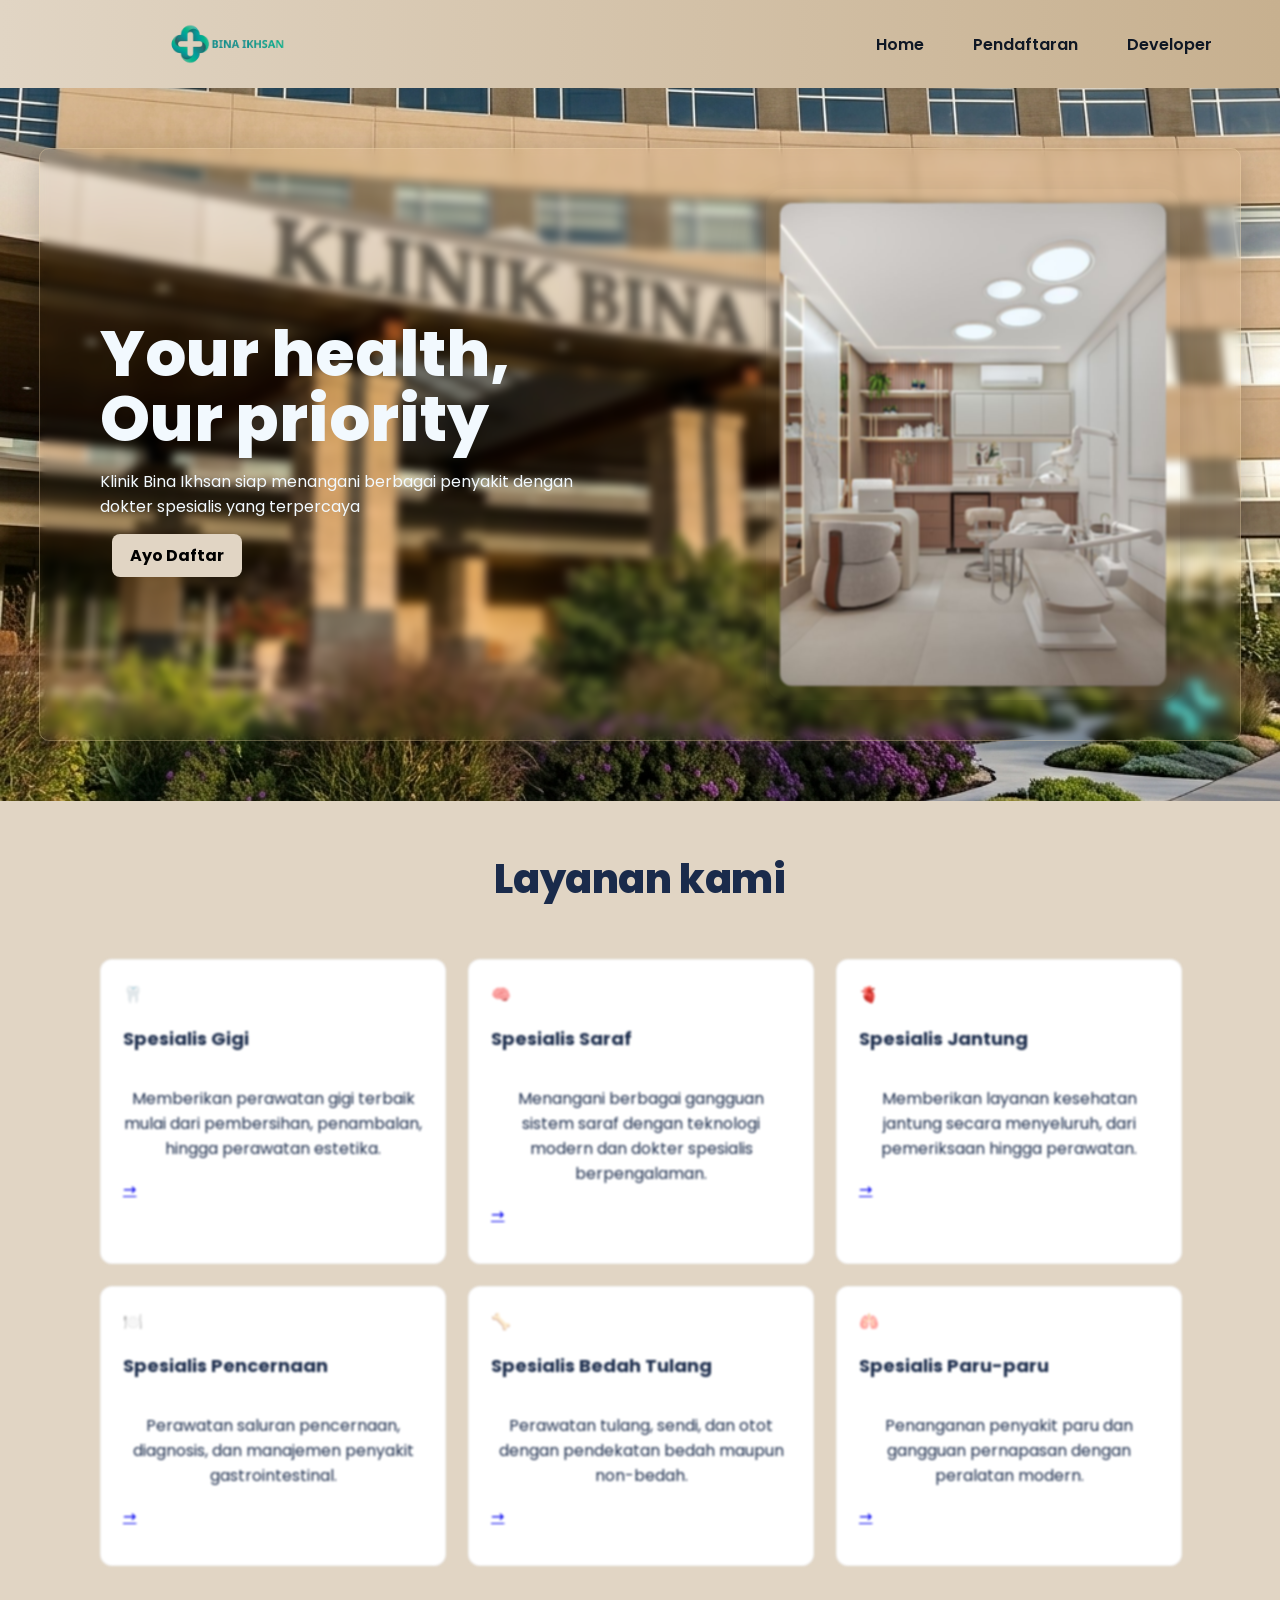
<file: index.html>
<!doctype html>
<html lang="id">

<head>
  <meta charset="UTF-8" />
  <title>Medical Healthcare Landing Page</title>
  <link href="https://fonts.googleapis.com/css2?family=Poppins:wght@300;400;600;700;800&display=swap"
    rel="stylesheet" />
  <link rel="stylesheet" href="style.css" />
</head>

<body>
  <main>
    <div class="page">
      <header>
        <nav id="navbar">
          <div class="nav-container">
            <img class="gambar" src="asset/logo-removebg-preview.png" alt="Logo" />

            <ul class="nav-links">
              <li><a href="index.html">Home</a></li>
              <li><a href="Pendaftaran.html">Pendaftaran</a></li>
              <li><a href="Developer.html">Developer</a></li>
            </ul>
          </div>
        </nav>
      </header>

      <main>
        <section id="hero" class="hero">
          <div class="hero-inner">
            <div class="hero-left">
              <h1>Your health, <br />Our priority</h1>
              <p>
                Klinik Bina Ikhsan siap menangani berbagai penyakit dengan dokter spesialis yang terpercaya
              </p>
              <a href="Pendaftaran.html" class="cta">Ayo Daftar</a>
            </div>

            <div class="hero-right">
              <div class="hero-image">
                <img src="asset/klinik.jpg" alt="Tim Dokter" />
              </div>
            </div>
          </div>
        </section>

        <section id="spesialis">
          <h2>Layanan kami</h2>

          <div class="grid-container">
            <article class="card">
              <div class="card-icon">🦷</div>
              <h3>Spesialis Gigi</h3>
              <p>
                Memberikan perawatan gigi terbaik mulai dari pembersihan,
                penambalan, hingga perawatan estetika.
              </p>
              <a href="Pendaftaran.html">→</a>
            </article>

            <article class="card">
              <div class="card-icon">🧠</div>
              <h3>Spesialis Saraf</h3>
              <p>
                Menangani berbagai gangguan sistem saraf dengan teknologi
                modern dan dokter spesialis berpengalaman.
              </p>
              <a href="Pendaftaran.html">→</a>
            </article>

            <article class="card">
              <div class="card-icon">🫀</div>
              <h3>Spesialis Jantung</h3>
              <p>
                Memberikan layanan kesehatan jantung secara menyeluruh, dari
                pemeriksaan hingga perawatan.
              </p>
              <a href="Pendaftaran.html">→</a>
            </article>

            <article class="card">
              <div class="card-icon">🍽️</div>
              <h3>Spesialis Pencernaan </h3>
              <p>
                Perawatan saluran pencernaan, diagnosis, dan manajemen
                penyakit gastrointestinal.
              </p>
              <a href="Pendaftaran.html">→</a>
            </article>

            <article class="card">
              <div class="card-icon">🦴</div>
              <h3>Spesialis Bedah Tulang</h3>
              <p>
                Perawatan tulang, sendi, dan otot dengan pendekatan bedah
                maupun non-bedah.
              </p>
              <a href="Pendaftaran.html">→</a>
            </article>

            <article class="card">
              <div class="card-icon">🫁</div>
              <h3>Spesialis Paru-paru</h3>
              <p>
                Penanganan penyakit paru dan gangguan pernapasan dengan
                peralatan modern.
              </p>
              <a href="Pendaftaran.html">→</a>
            </article>
          </div>
        </section>
      </main>
    </div>
  </main>
</body>

</html>
</file>
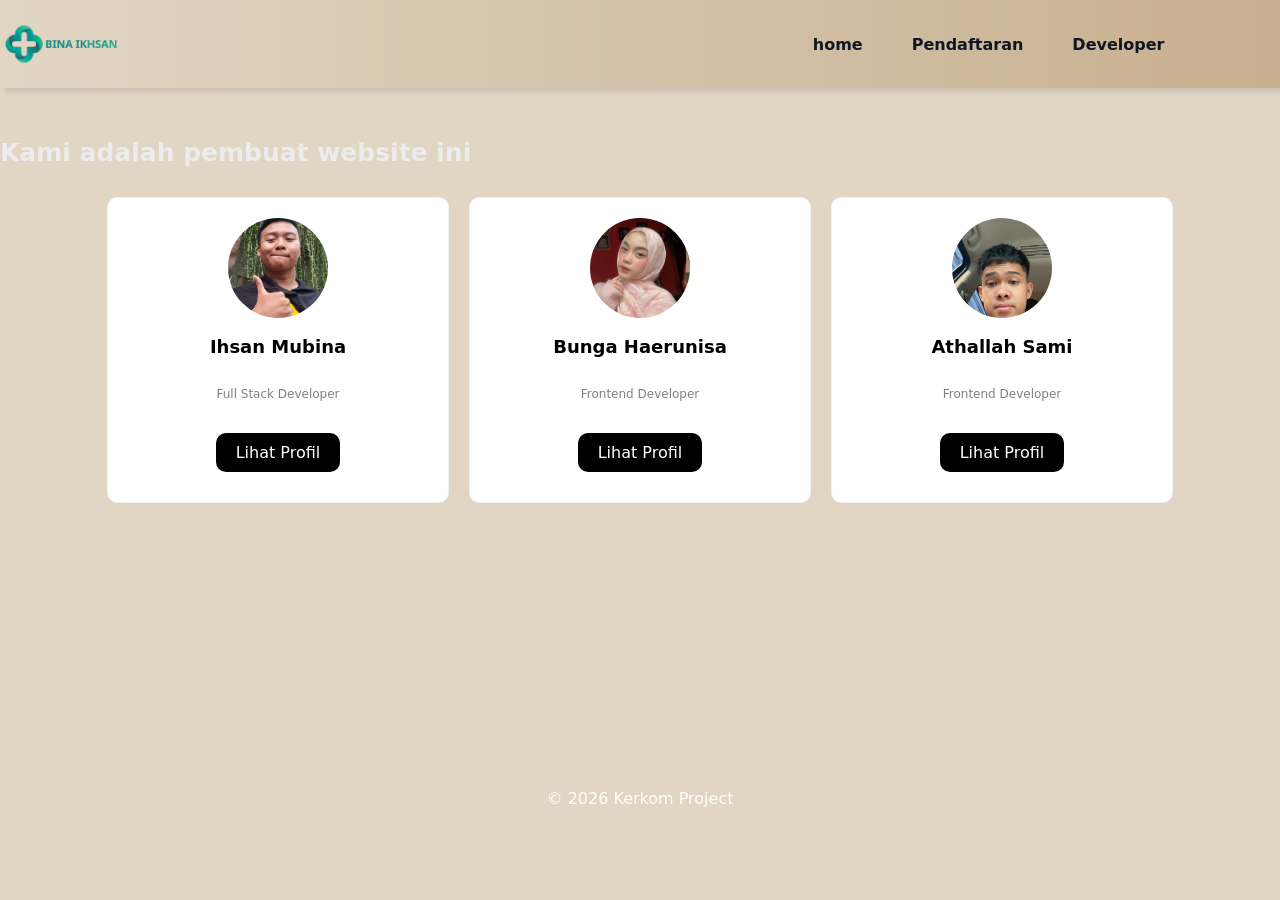
<file: Developer.html>
<!DOCTYPE html>
<html lang="en">
<head>
    <meta charset="UTF-8">
    <meta name="viewport" content="width=device-width, initial-scale=1.0">
    <title>Document</title>
    <link rel="stylesheet" href="style.css">
</head>
<body>

     <nav id="navbar">
      <img  class="gambar" src="asset/logo-removebg-preview.png" alt="Logo">
        <ul class="nav-links">
            <li><a href="index.html">home</a></li>
            <li><a href="Pendaftaran.html">Pendaftaran</a></li>
            <li><a href="Developer.html">Developer</a></li>
        </ul>
    </nav>
    <div class = "paragraf">
	<p>Kami adalah pembuat website ini</p>

	</div>

<div class="all-card">
	<div class = "card">
	<img src="asset/ihsan.jpeg  " class="card-img">
	<h3 class= "card-title">Ihsan Mubina</h3>
	<p class ="card-subtitle">Full Stack Developer</p>
	<a class="card-link" href="https://jurnalku.smkwikrama.sch.id/explore/12510985">Lihat Profil</a>
</div>

<div class = "card">
	<img src="asset/Bunga.jpeg" class="card-img">
	<h3 class= "card-title">Bunga Haerunisa</h3>
	<p class ="card-subtitle">Frontend Developer</p>
	<a class="card-link" href="https://jurnalku.smkwikrama.sch.id/explore/12510883">Lihat Profil</a>
</div>

<div class = "card">
	<img src="asset/Sami.jpeg" class="card-img">
	<h3 class= "card-title">Athallah Sami</h3>
	<p class ="card-subtitle">Frontend Developer</p>
	<a class="card-link" href="https://jurnalku.smkwikrama.sch.id/explore/12510857">Lihat Profil</a>
</div>
</div>

<footer id="footer">
        <p>© 2026 Kerkom Project</p>
    </footer>

</body>
</html>
</file>
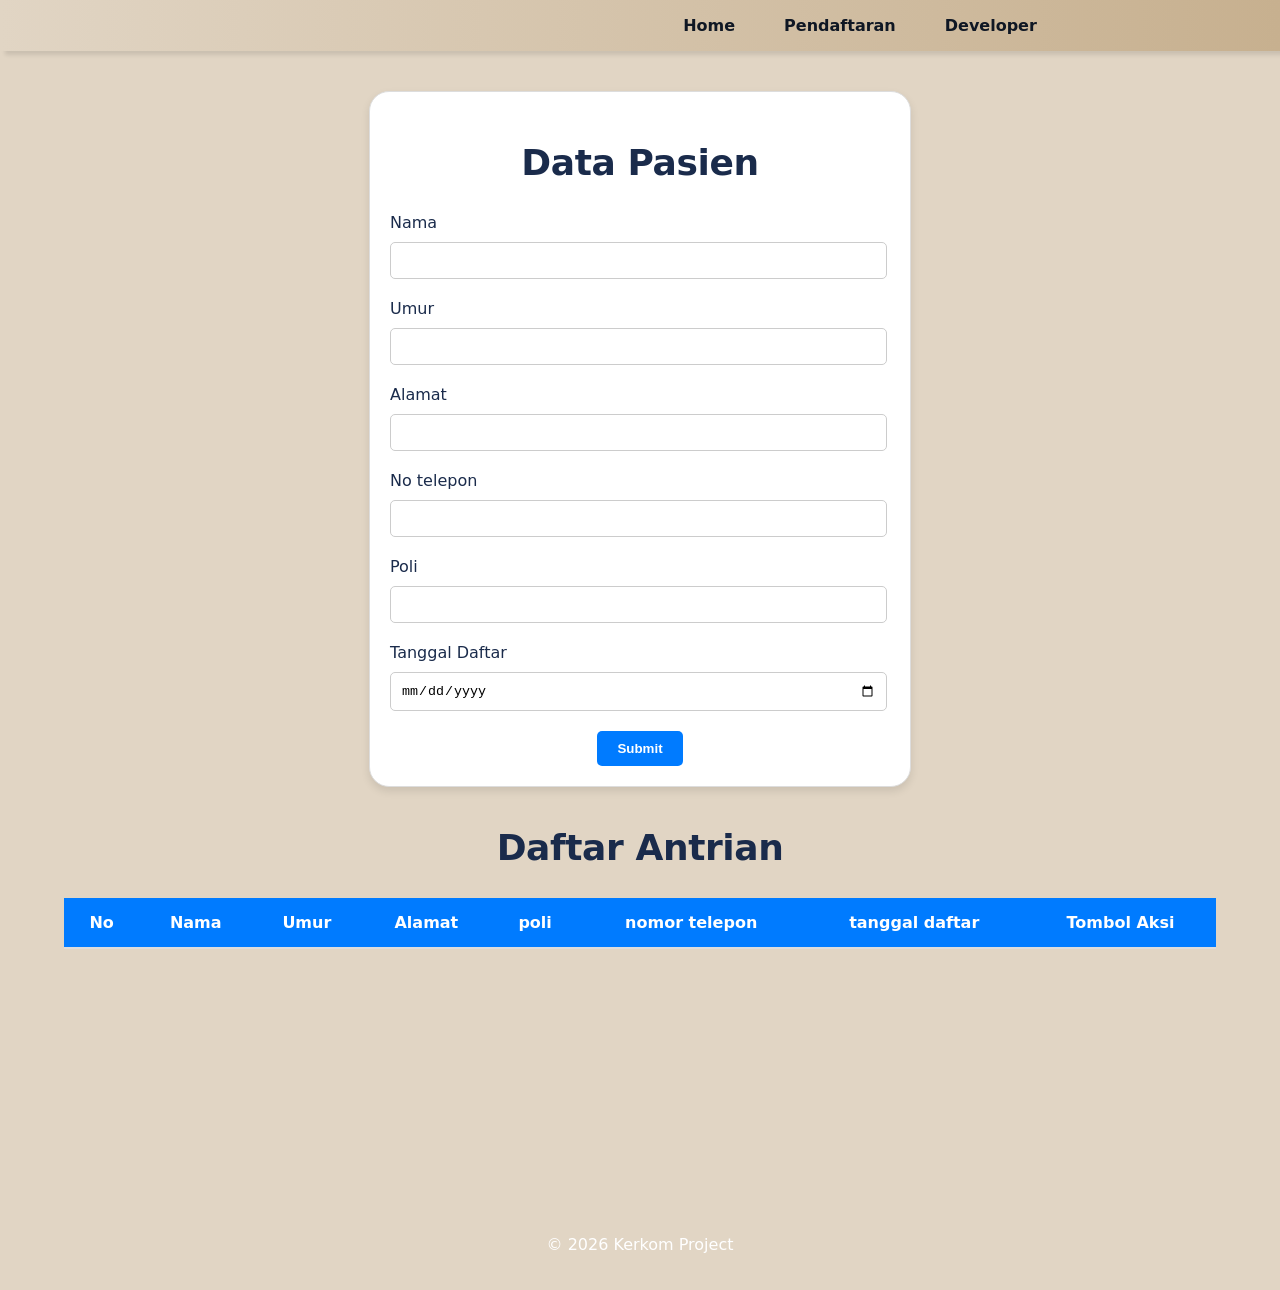
<file: Pendaftaran.html>
<!doctype html>
<html lang="en">
  <head>
    <meta charset="UTF-8" />
    <meta name="viewport" content="width=device-width, initial-scale=1.0" />
    <title>Document</title>

    <link rel="stylesheet" href="style.css" />
  </head>

  <body>
    <main>
      <div class="page">
        <header>
          <nav id="navbar">
            <div class="nav-container">
              <imgclass="gambar"
                src="asset/logo-removebg-preview.png"alt="Logo"/>
              <ul class="nav-links">
                <li><a href="index.html">Home</a></li>
                <li><a href="Pendaftaran.html">Pendaftaran</a></li>
                <li><a href="Developer.html">Developer</a></li>
              </ul>
            </div>
          </nav>
        </header>
        <section id="AyoMulai">
          <center>
            <h2>Data Pasien</h2>
          </center>
          <form id="Input-Data">
            <label for="nama">Nama</label>
            <input type="text" id="nama" name="nama" required />
            <br />
            <label for="umur">Umur</label>
            <input type="number" id="umur" name="umur" required />
            <br />
            <label for="Alamat">Alamat</label>
            <input type="text" id="Alamat" name="Alamat" required />
            <br />
            <label for="NoTelepon">No telepon </label>
            <input type="number" id="NoTelepon" name="NoTelepon" required />
            <br />
            <label for="Poli">Poli</label>
            <input type="text" id="Poli" name="Poli" required />
            <br />
            <label for="TanggalDaftar">Tanggal Daftar</label>
            <input
              type="date"
              id="TanggalDaftar"
              name="TanggalDaftar"
              required
            />
            <br />
            <center>
              <button class="submit" onclick="Click()">Submit</button>
            </center>
          </form>
        </section>
        <div class="tabel-pasien">
          <table>
            <thead>
              <tr>
                <th>No</th>
                <th>Nama</th>
                <th>Umur</th>
                <th>Alamat</th>
                <th>poli</th>
                <th>nomor telepon</th>
                <th>tanggal daftar</th>
                <th>Tombol Aksi</th>
              </tr>
            </thead>
            <center>
              <h2>Daftar Antrian</h2>
            </center>
            <tbody id="tabelPasien"></tbody>
          </table>
        </div>
        <footer id="footer">
          <p>© 2026 Kerkom Project</p>
        </footer>

      <script src="script.js"></script>
      </div>
    </main>
  </body>
</html>
</file>
<file: style.css>
body {
  margin: 0;
  padding: 0;
  background-color: #e1d5c4;
  font-family:
    "Poppins",
    system-ui,
    -apple-system,
    "Segoe UI",
    Roboto,
    "Helvetica Neue",
    Arial;
  color: #1a2b4b;
}


.page {
  width: 100%;
  max-width: none;
  margin: 0;
  background-color: transparent;
  border-radius: 0;
  box-shadow: none;
  overflow: visible;
}

.gambar {
  height: 56px;
  width: auto;
  object-fit: contain;
  justify-content: space-between;
  margin-right: 100px;
}
/* Navbar */
#navbar {
  background: linear-gradient(to right, #e1d5c4, #c7b08f);
  display: flex;
  margin-top: 0;
  justify-content: space-between;
  padding: 16px 0;
  box-shadow: 5px 4px 4px rgba(0, 0, 0, 0.1);
  position: sticky;
  top: 0;
}

.nav-container {
      margin: 0 auto;
    padding: 0 13%;
    display: flex;
    justify-content: space-between; 
    align-items: center;
}

.nav-links {
  list-style: none;
  display: flex;
  gap: 25px;
  align-items: center;
  margin: 0;
  margin-left: 400px;
  flex: 1;
  justify-content: center;
}

.nav-links li a {
  color: #0f1724;
  text-decoration: none;
  font-size: 16px;
  transition: all 220ms ease;
  background: transparent;
  font-weight: 600;
  border-radius: 8px;
  padding: 8px 12px;
  will-change: transform;
}

nav ul li:hover {
  padding: 1px;
  border-radius: 2px;
}

.nav-links li a:hover {
  border: 1px solid grey;
  background-color: rgba(255,255,255,0.18);
  transition: all 180ms ease;
  transform: translateY(-3px);
  color: #0f1724;
  box-shadow: 0 10px 20px rgba(0,0,0,0.08);
  transform: translateY(-3px) scale(1.03);
}
/* Akhir Navbar */
.cta {
  background-color: #e1d5c4;
  color: black;
  padding: 10px 18px;
  border-radius: 8px;
  text-decoration: none;
  font-weight: bold;
  align-self: center;
  margin-left: 12px;
}
/* Hero */

.hero {
  padding: 60px 0;
  background-image: url("asset/background.png");
  background-position: center;
  background-size: cover;
  background-repeat: no-repeat;
  background-color: #f8faff;
  position: relative;
}

.hero-inner {
    display: flex;
    gap: 40px;
    align-items: center;
    justify-content: space-between;
    max-width: 1080px;
    margin: 0 auto;
    padding: 40px 60px; 
    backdrop-filter: blur(5px); 
    border: 1px solid rgba(245, 222, 179, 0.3); 
    border-radius: 10px;
    box-shadow: 0 8px 32px 0 rgba(0, 0, 0, 0.2);
    text-decoration: none;}

.hero-left {
  flex: 1;
  z-index: 1;
  padding-right: 10px;
}

.hero-left h1 {
  font-size: 64px;
  line-height: 1.02;
  margin: 0 0 18px 0;
  color: #f2f9fe;
  font-weight: 800;
}


h1, h2, h3 {
  font-family:
    "Poppins",
    system-ui,
    -apple-system,
    "Segoe UI",
    Roboto,
    "Helvetica Neue",
    Arial;
  color: #1a2b4b;
}

h2 {
  font-size: 36px;
  letter-spacing: -0.4px;
}

h3 {
  font-size: 18px;
  font-weight: 700;
}

.hero-left p {
  color: #f2f9fe;
  max-width: 520px;
  margin-bottom: 24px;
  font-size: 16px;
  font-weight: 400;
}

.hero-right {
  flex: 1;
  display: flex;
  justify-content: flex-end;
  z-index: 1;
}

.hero-image {
  padding: 14px;
  border-radius: 18px;
  box-shadow: 0 18px 40px rgba(0, 0, 0, 0.12);
  max-width: 460px;
  width: 75%;
}

.hero-image img {
  width: 100%;
  height: auto;
  border-radius: 12px;
  display: block;
  transition: transform 450ms cubic-bezier(.2,.9,.2,1);
  will-change: transform;
  filter: blur(1px);
}
.hero-image:hover img {
  transform: scale(1.03);
  filter: none;
}

.hero-content {
  flex: 1;
  background: rgba(255, 255, 255, 0.2);
  backdrop-filter: blur(2px);
  padding: 40px;
  border-radius: 20px;
  border: 1px solid rgba(0, 0, 0, 0.1);
  box-shadow: 0 8px 32px rgba(0, 0, 0, 0.05);
}

.hero-content h1 {
  font-size: 3rem;
  color: #1a2b4b;
  margin-bottom: 20px;
  line-height: 1.2;
}

.hero-content p {
  font-size: 1.1rem;
  color: #555;
  line-height: 1.8;
  margin-bottom: 30px;
  text-align: justify;
}

.hero button {
  display: inline-block;
  background-color: #5f594f;
  color: white;
  padding: 12px 20px;
  border: none;
  border-radius: 8px;
  font-weight: bold;
  text-decoration: none;
  transition: all 0.3s ease;
  cursor: pointer;
}

.hero button:hover {
  background-color: #d3c1a8;
  color: #1a2b4b;
  transform: translateY(-3px) scale(1.02);
  box-shadow: 0 12px 30px rgba(0,0,0,0.12);
}

.grid-container {
  max-width: 1080px;
  margin: 0 auto 0 auto;
  display: grid;
  grid-template-columns: repeat(3, 1fr);
  gap: 22px;
  padding: 26px;
}

.grid-container .card {
  background-color: #ffffff;
  padding: 22px 22px 36px 22px;
  border-radius: 12px;
  border: 1px solid rgba(26,43,75,0.06);
  min-height: 160px;
  display: flex;
  flex-direction: column;
  justify-content: flex-start;
  align-items: flex-start;
  position: relative;
  will-change: transform;
  filter: blur(1px);
  transition: all 0.4s cubic-bezier(0.25, 0.46, 0.45, 0.94);  
}
.grid-container .card:hover {
  transform: scale(1.03);
  box-shadow: 0 18px 40px rgba(0,0,0,0.08);
  filter: none;
}

#spesialis {
  padding: 48px 0 56px 0;
}

#spesialis h2 {
  text-align: center;
  font-size: 40px;
  color: #1a2b4b;
  margin: 0 0 24px 0;
  font-weight: 800;
}


/* Pendaftaran */
#AyoMulai {
  background-color: white;
  box-shadow: 0 4px 8px rgba(0, 0, 0, 0.1);
  max-width: 500px;
  margin: 40px auto;
  padding: 20px;
  border: 1px solid #ddd;
  border-radius: 20px;
}


input {
  width: 95%;
  padding: 10px;
  margin: 10px 0 20px 0;
  border-radius: 5px;
  border: 1px solid #ccc;
}

.submit {
  background-color: #007bff;
  color: white;
  border: none;
  padding: 10px 20px;
  border-radius: 5px;
  cursor: pointer;
  font-weight: bold;
}

.tabel-pasien {
  border-radius: 10px;
  margin: 40px auto;
  max-width: 90%;
}

table {
  width: 100%;
  border-collapse: collapse;
  background-color: white;
  font-size: 16px;
}

th {
  background-color: #007bff;
  color: white;
  text-align: center;
  padding: 15px;
  border-bottom: 2px solid #ddd;
}

td {
  padding: 12px 15px;
  border-bottom: 1px solid #eee;
  color: #333;
  text-align: center;
}

.Selesai {
  background-color: lightgreen;
  color: white;
  border: none;
  padding: 10px 20px;
  border-radius: 5px;
  cursor: pointer;
  font-weight: bold;
  margin-left: 20px;
}

.Edit {
  background-color: #007bff;
  color: white;
  border: none;
  padding: 10px 20px;
  border-radius: 5px;
  cursor: pointer;
  font-weight: bold;
}
/* Card-Developer */


    .all-card {
        display: flex;
        justify-content: center;
        gap: 20px;
        flex-wrap: wrap;
        margin-top: 30px;
    }
    .card {
        background-color: white;
        padding: 20px;
        border-radius: 10px;
        width: 300px;
        display: flex;
        flex-direction: column;
        align-items: center;
        text-align: center;
        border: 1px solid rgba(26,43,75,0.06);
    }

    .card-img {
        width: 100px;
        height: 100px;
        object-fit: cover;
        border-radius: 50%;
    }

    .card-title {
        font-size: 18px;
        color: black;
    }

    .card-subtitle {
        font-size: 12px;
        color: gray;
    }

    .card-link {
        background-color: black;
        border-radius: 10px;
        padding: 10px 20px;
        color:white;
        margin-top: 20px;
        text-decoration: none;
        margin-bottom: 10px;
    }

    .card-link:hover {
        background-color: gray;
    }

    

    .paragraf {
        font-size: 25px;
        margin-top: 50px;
        justify-items: center;
        font-weight: bold;
        text-decoration: none;
        color: rgb(236, 236, 236);
    }

    
    /* Footer Styles */
    footer {
        text-align: center;
        padding: 20px;
        color: white;
        margin-top: 250px;
    }
</file>
